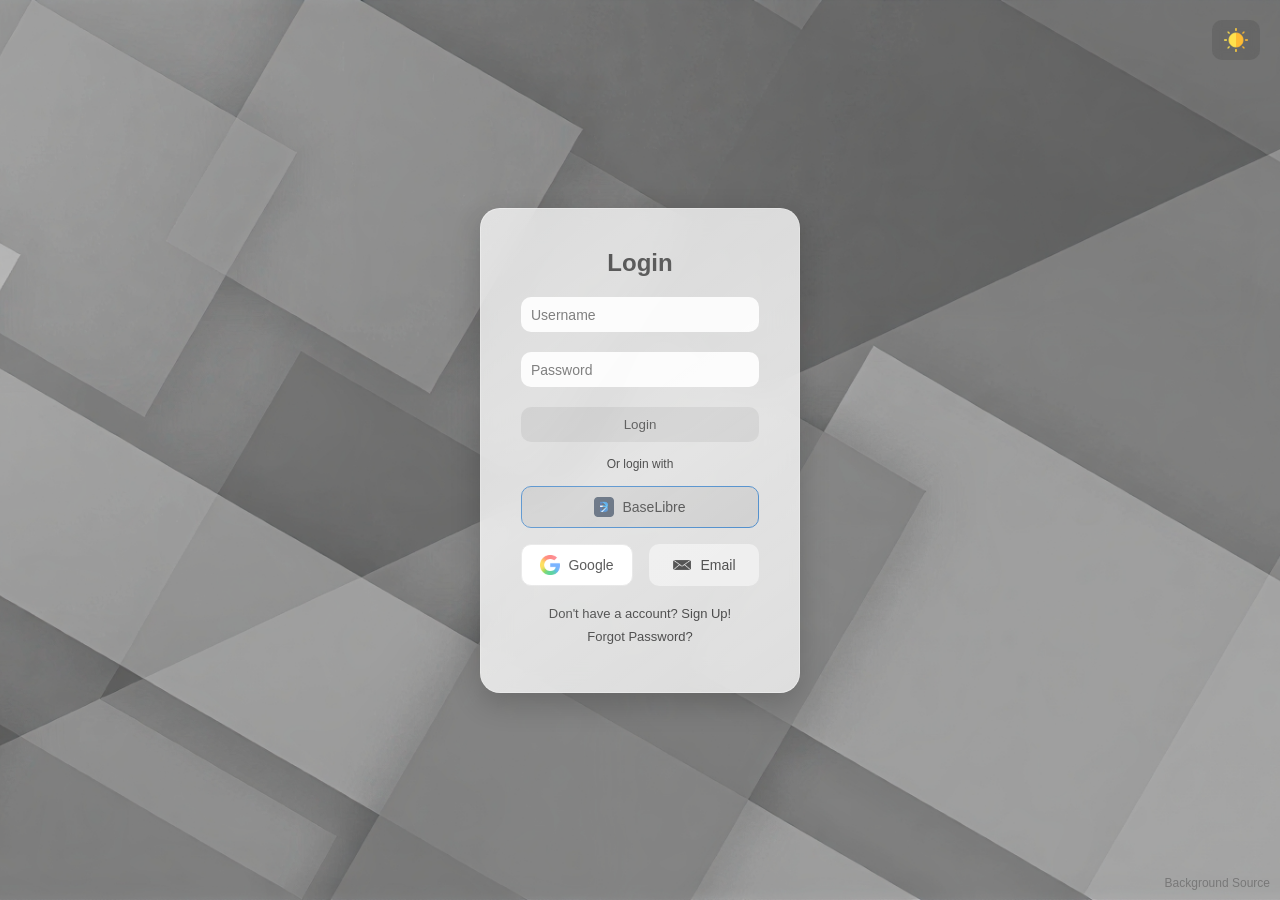
<file: log-in.html>
<!DOCTYPE html>
<html lang="en">
<head>
  <meta charset="UTF-8">
  <meta name="viewport" content="width=device-width, initial-scale=1.0">
  <title>Log In</title>
  <link rel="icon" href="img/image.png" type="image/png">
  <link rel="stylesheet" href="style.css">
</head>
<body>

  <!-- Theme Toggle -->
  <div class="toggle">
    <button id="themeToggle">
      <img id="themeIcon" src="img/light.png" alt="Toggle theme">
    </button>
  </div>

  <div class="container">
    <div class="glass-box">
      <h2>Login</h2>

      <form id="loginForm">
        <div class="input-box">
          <input type="text" id="username" required>
          <label>Username</label>
        </div>

        <div class="input-box">
          <input type="password" id="password" required>
          <label>Password</label>
        </div>

        <button type="submit">Login</button>
      </form>

      <p id="message"></p>

      <div class="divider">Or login with</div>

      <div class="login-options">
        <button class="login-btn blue-btn" id="baseLibreBtn">
          <img src="img/image.png" alt="BaseLibre logo" class="btn-icon">
          BaseLibre
        </button>
      </div>

      <div class="login-options">
        <button class="login-btn google-btn" id="googleBtn">
          <img src="img/google.png" alt="Google logo" class="btn-icon">
          Google
        </button>
        <button class="login-btn email-btn" id="emailBtn">
          <img src="img/mail.png" alt="Mail logo" class="btn-icon">
          Email
        </button>
      </div>

      <div class="auth-links">
        <p><a href="sign-up.html">Don't have a account? Sign Up!</a></p>
        <p><a href="#">Forgot Password?</a></p>
      </div>
    </div>
  </div>

  <!-- Attribution Link -->
  <a href="https://pngtree.com/freebackground/abstract-simple-rectangle-gray-background_1459664.html" id="attribution-link" target="_blank">Background Source</a>
  <a href="https://www.magnific.com/free-vector/wave-dark-gradient-background-desogn_415791058.htm#fromView=keyword&page=1&position=4&uuid=661e7a38-54d2-4a83-a744-8eea18ea7165&query=Dark+gray+abstract" id="attribution-link-dark" target="_blank">Background Source</a>

  <!-- Vanilla Tilt -->
  <script src="vanilla-tilt.js"></script>
  <script src="script.js"></script>
</body>
</html>
</file>
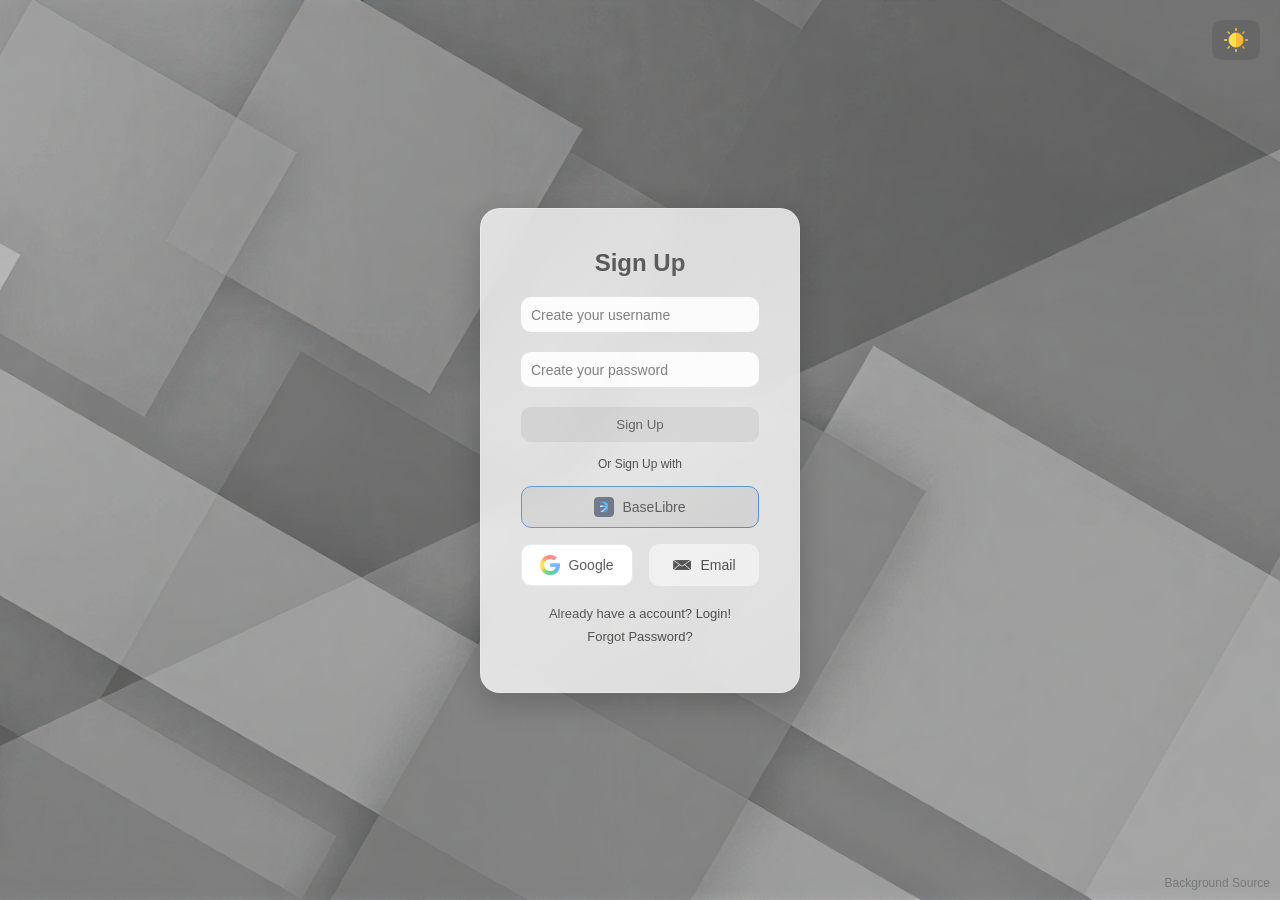
<file: sign-up.html>
<!DOCTYPE html>
<html lang="en">
<head>
  <meta charset="UTF-8">
  <meta name="viewport" content="width=device-width, initial-scale=1.0">
  <title>Sign Up</title>
  <link rel="icon" href="img/image.png" type="image/png">
  <link rel="stylesheet" href="style.css">
</head>
<body>

  <!-- Theme Toggle -->
  <div class="toggle">
    <button id="themeToggle">
      <img id="themeIcon" src="img/light.png" alt="Toggle theme">
    </button>
  </div>

  <div class="container">
    <div class="glass-box">
      <h2>Sign Up</h2>

      <form id="signupForm">
        <div class="input-box">
          <input type="text" id="username" required>
          <label>Create your username</label>
        </div>

        <div class="input-box">
          <input type="password" id="password" required>
          <label>Create your password</label>
        </div>

        <button type="submit">Sign Up</button>
      </form>

      <p id="message"></p>

      <div class="divider">Or Sign Up with</div>

      <div class="login-options">
        <button class="login-btn blue-btn" id="baseLibreBtn">
          <img src="img/image.png" alt="BaseLibre logo" class="btn-icon">
          BaseLibre
        </button>
      </div>

      <div class="login-options">
        <button class="login-btn google-btn" id="googleBtn">
          <img src="img/google.png" alt="Google logo" class="btn-icon">
          Google
        </button>
        <button class="login-btn email-btn" id="emailBtn">
          <img src="img/mail.png" alt="Mail logo" class="btn-icon">
          Email
        </button>
      </div>

      <div class="auth-links">
        <p><a href="log-in.html">Already have a account? Login!</a></p>
        <p><a href="#">Forgot Password?</a></p>
      </div>
    </div>
  </div>

  <!-- Attribution Link -->
  <a href="https://pngtree.com/freebackground/abstract-simple-rectangle-gray-background_1459664.html" id="attribution-link" target="_blank">Background Source</a>
  <a href="https://www.magnific.com/free-vector/wave-dark-gradient-background-desogn_415791058.htm#fromView=keyword&page=1&position=4&uuid=661e7a38-54d2-4a83-a744-8eea18ea7165&query=Dark+gray+abstract" id="attribution-link-dark" target="_blank">Background Source</a>

  <!-- Vanilla Tilt -->
  <script src="vanilla-tilt.js"></script>
  <script src="script.js"></script>
</body>
</html>
</file>
<file: style.css>
:root {
  --text-light: #ffffff;
  --text-dark: #111111;

  --glass-light: rgba(255, 255, 255, 0.65);
  --glass-dark: rgba(0, 0, 0, 0.45);

  --border-light: rgba(255,255,255,0.5);
  --border-dark: rgba(255,255,255,0.15);
}

* {
  margin: 0;
  padding: 0;
  box-sizing: border-box;
  font-family: Arial, sans-serif;
}

body {
  height: 100vh;
  background: url('img/bckg-light.png') no-repeat center center/cover;
  display: flex;
  justify-content: center;
  align-items: center;
  color: var(--text-dark);
  transition: 0.4s;
}

/* Background overlay for readability */
body::after {
  content: "";
  position: absolute;
  inset: 0;
  background: rgba(0,0,0,0.2);
  z-index: -1;
}

/* Dark mode */
body.dark {
  background: url('img/bckg-dark.png') no-repeat center center/cover;
  color: var(--text-light);
}

/* Toggle button */
.toggle {
  position: absolute;
  top: 20px;
  right: 20px;
}

.toggle button {
  padding: 8px 12px;
  border: none;
  border-radius: 10px;
  cursor: pointer;
  background: rgba(255,255,255,0.3);
  backdrop-filter: blur(5px);
  display: flex;
  align-items: center;
  justify-content: center;
  transition: 0.3s;
}

.toggle button:hover {
  background: rgba(255,255,255,0.5);
}

#themeIcon {
  width: 24px;
  height: 24px;
}

/* Container perspective */
.container {
  perspective: 1000px;
}

/* Glass card */
.glass-box {
  position: relative;
  width: 320px;
  padding: 40px;
  border-radius: 20px;

  backdrop-filter: blur(15px);
  -webkit-backdrop-filter: blur(15px);

  transition: 0.3s;
  overflow: hidden;
}

/* Light mode glass */
body:not(.dark) .glass-box {
  background: var(--glass-light);
  border: 1px solid var(--border-light);
  box-shadow: 0 10px 30px rgba(0,0,0,0.2);
}

/* Dark mode glass */
body.dark .glass-box {
  background: var(--glass-dark);
  border: 1px solid var(--border-dark);
  box-shadow: 0 20px 60px rgba(0,0,0,0.6);
}

/* Shine animation */
.glass-box::before {
  content: "";
  position: absolute;
  top: -50%;
  left: -50%;
  width: 200%;
  height: 200%;
  background: linear-gradient(
    120deg,
    rgba(255,255,255,0.1),
    rgba(255,255,255,0.4),
    rgba(255,255,255,0.1)
  );
  transform: rotate(25deg);
  animation: shine 6s infinite linear;
  pointer-events: none;
}

@keyframes shine {
  0% { transform: translateX(-100%) rotate(25deg); }
  100% { transform: translateX(100%) rotate(25deg); }
}

.glass-box h2 {
  margin-bottom: 20px;
  text-align: center;
}

/* Inputs */
.input-box {
  position: relative;
  margin-bottom: 20px;
}

.input-box input {
  width: 100%;
  padding: 10px;
  border-radius: 10px;
  border: none;
  outline: none;
  transition: 0.3s;
}

/* Focus effect - make inputs bigger */
.input-box input:focus {
  padding: 15px;
  font-size: 16px;
  transform: scale(1.02);
}

/* Light mode inputs */
body:not(.dark) .input-box input {
  background: rgba(255,255,255,0.9);
  color: #000;
}

/* Dark mode inputs */
body.dark .input-box input {
  background: rgba(255,255,255,0.1);
  color: #fff;
}

/* Labels */
.input-box label {
  position: absolute;
  top: 50%;
  left: 10px;
  transform: translateY(-50%);
  font-size: 14px;
  pointer-events: none;
  transition: 0.3s;
  color: gray;
}

body.dark .input-box label {
  color: #ccc;
}

.input-box input:focus + label,
.input-box input:valid + label {
  top: -8px;
  left: 5px;
  font-size: 12px;
}

/* Button */
button {
  width: 100%;
  padding: 10px;
  border-radius: 10px;
  border: none;
  cursor: pointer;
  transition: 0.3s;
}

/* Light mode button */
body:not(.dark) button {
  background: rgba(0,0,0,0.1);
  color: #000;
}

/* Dark mode button */
body.dark button {
  background: rgba(255,255,255,0.2);
  color: #fff;
}

button:hover {
  transform: scale(1.05);
}

#message {
  margin-top: 10px;
  text-align: center;
}

/* Divider */
.divider {
  text-align: center;
  margin: 15px 0 15px 0;
  font-size: 12px;
  opacity: 0.7;
}

/* Login options */
.login-options {
  display: flex;
  gap: 16px;
}

.login-options + .login-options {
  margin-top: 16px;
}

.login-btn {
  flex: 1;
  padding: 10px;
  border-radius: 10px;
  border: none;
  cursor: pointer;
  font-size: 14px;
  transition: 0.3s;
  font-weight: 500;
  display: flex;
  align-items: center;
  justify-content: center;
  gap: 8px;
}

.btn-icon {
  width: 20px;
  height: 20px;
}

/* Light mode login buttons */
body:not(.dark) .google-btn {
  background: #ffffff;
  color: #000000;
  border: 1px solid #ddd;
}

body:not(.dark) .email-btn {
  background: #e8e8e8;
  color: #000000;
}

/* Dark mode login buttons */
body.dark .google-btn {
  background: #ffffff;
  color: #000000;
  border: 1px solid #ddd;
}

body.dark .email-btn {
  background: #e8e8e8;
  color: #000000;
}

.login-btn:hover {
  transform: scale(1.05);
  box-shadow: 0 5px 15px rgba(0,0,0,0.3);
}

.blue-btn {
  background: #0066cc;
  color: #ffffff;
  border: 1px solid #005bb5;
}

.blue-btn:hover {
  background: #0052a3;
}

.google-btn:hover {
  background: #f0f0f0;
}

.email-btn:hover {
  background: #d0d0d0;
}

/* Auth links */
.auth-links {
  margin-top: 20px;
  text-align: center;
}

.auth-links p {
  margin: 8px 0;
  font-size: 13px;
}

.auth-links a {
  text-decoration: none;
  font-weight: 500;
  transition: 0.3s;
}

/* Light mode links */
body:not(.dark) .auth-links a {
  color: #000000;
}

/* Dark mode links */
body.dark .auth-links a {
  color: #ffffff;
}

.auth-links a:hover {
  text-decoration: underline;
  opacity: 0.8;
}

/* Attribution link */
#attribution-link {
  position: absolute;
  bottom: 10px;
  right: 10px;
  font-size: 12px;
  text-decoration: none;
  color: #666;
  opacity: 0.7;
  transition: opacity 0.3s;
}

#attribution-link:hover {
  opacity: 1;
}

/* Only show in light mode */
body.dark #attribution-link {
  display: none;
}

/* Dark mode attribution link */
#attribution-link-dark {
  position: absolute;
  bottom: 10px;
  right: 10px;
  font-size: 12px;
  text-decoration: none;
  color: #ccc;
  opacity: 0.7;
  transition: opacity 0.3s;
}

#attribution-link-dark:hover {
  opacity: 1;
}

/* Only show in dark mode */
body:not(.dark) #attribution-link-dark {
  display: none;
}

/* Apply this class to any element you want to protect */
.no-copy {
    -webkit-user-select: none; /* Safari */
    -moz-user-select: none;    /* Firefox */
    -ms-user-select: none;     /* Internet Explorer/Edge */
    user-select: none;         /* Standard syntax */
}
</file>
